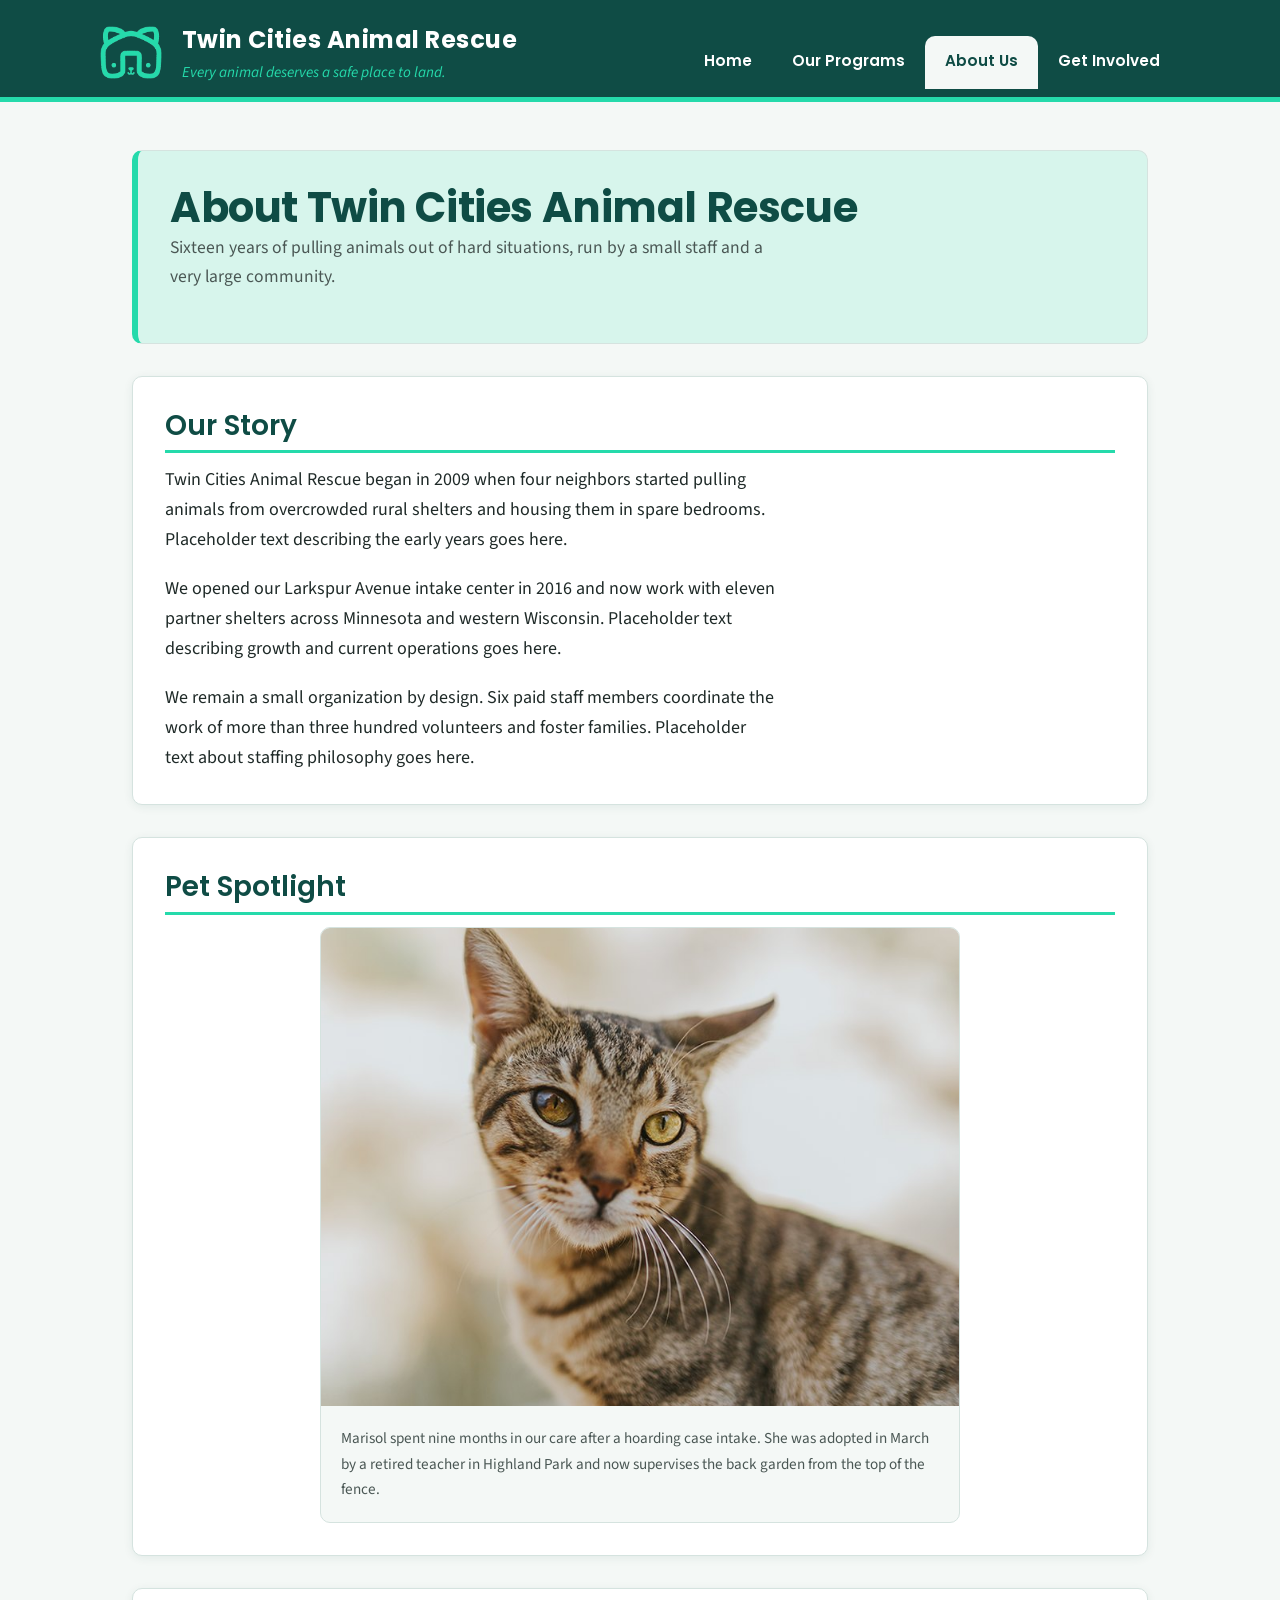
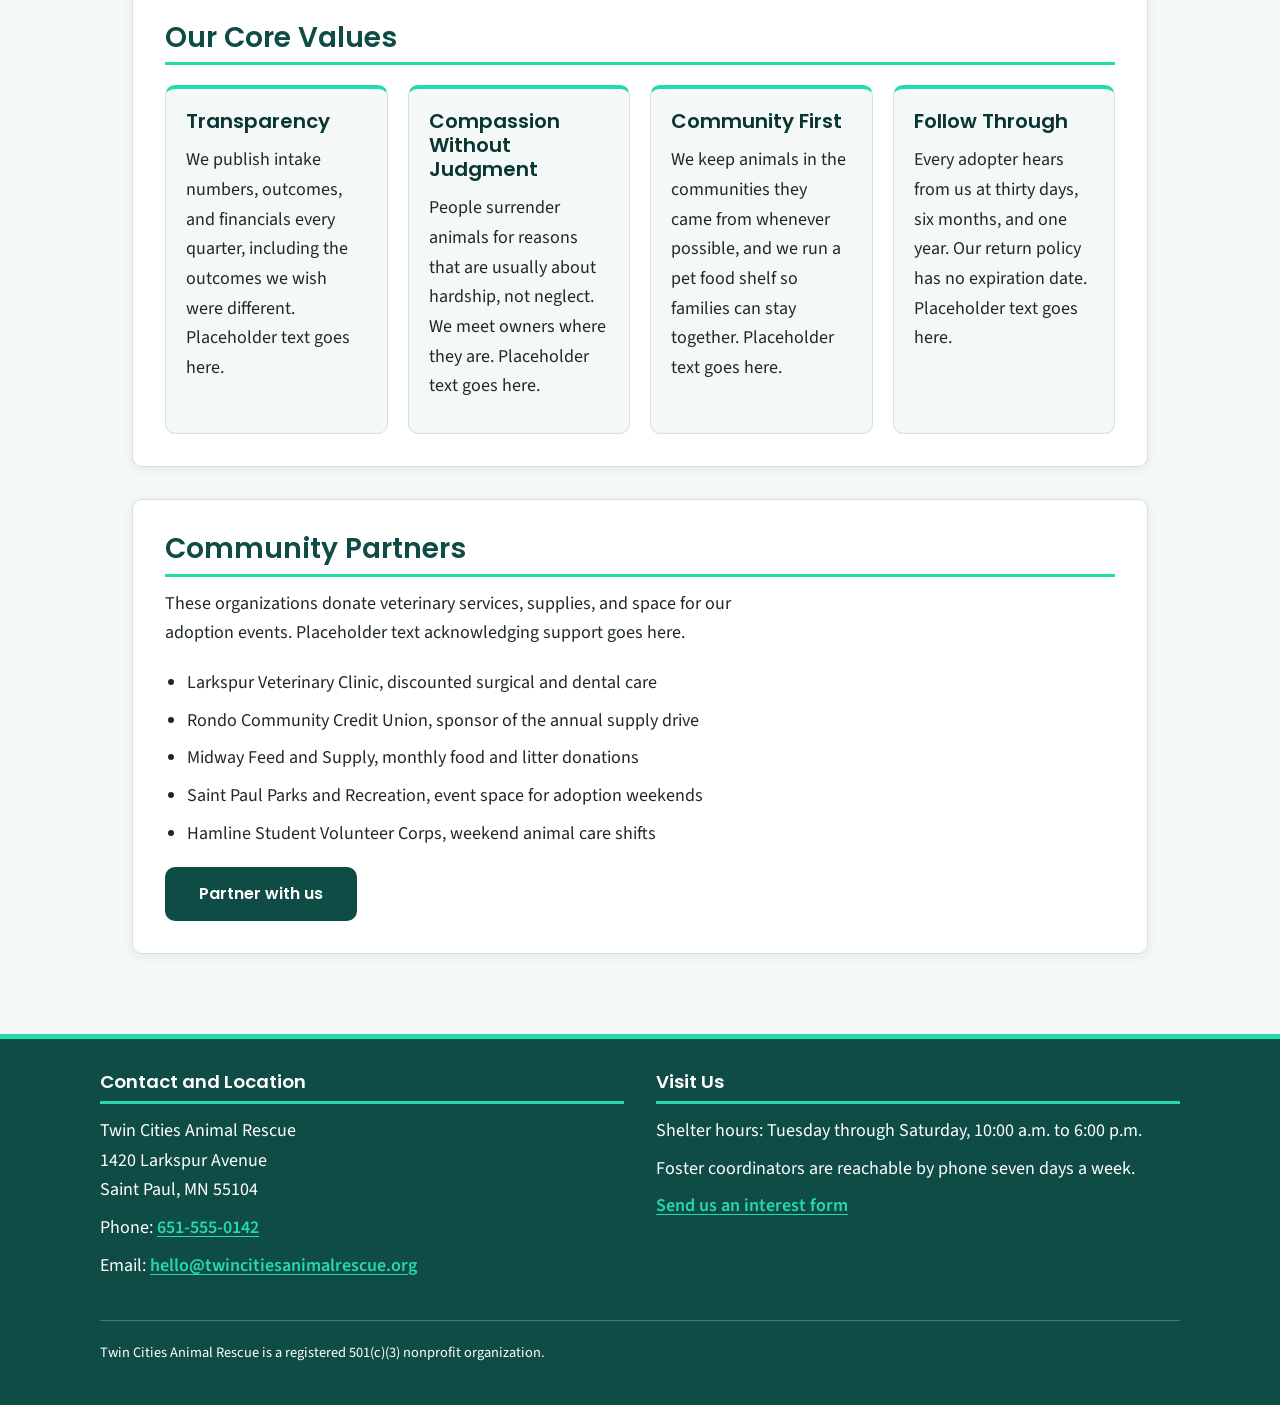
<file: about.html>
<!DOCTYPE html>
<html lang="en">
<head>
  <meta charset="UTF-8">
  <meta name="viewport" content="width=device-width, initial-scale=1.0">
  <title>About Us | Twin Cities Animal Rescue</title>
  <meta name="description" content="The story, values, and community partners behind Twin Cities Animal Rescue.">
  <link rel="preconnect" href="https://fonts.googleapis.com">
  <link rel="preconnect" href="https://fonts.gstatic.com" crossorigin>
  <link href="https://fonts.googleapis.com/css2?family=Poppins:wght@400;600;700&family=Source+Sans+3:wght@400;600&display=swap" rel="stylesheet">
  <link rel="stylesheet" href="css/styles.css">
</head>
<body>

  <a class="skip-link" href="#main-content">Skip to main content</a>

  <header class="site-header">
    <div class="header-inner">
      <div class="brand">
        <img class="brand-logo" src="media/rescue-logo.png"
             alt="Twin Cities Animal Rescue logo, a mint green line drawing of an animal face."
             width="400" height="342">
        <div>
          <p class="brand-name">Twin Cities Animal Rescue</p>
          <p class="brand-tagline">Every animal deserves a safe place to land.</p>
        </div>
      </div>

      <nav class="site-nav" aria-label="Main navigation">
        <ul>
          <li><a href="index.html">Home</a></li>
          <li><a href="services.html">Our Programs</a></li>
          <li><a href="about.html" aria-current="page">About Us</a></li>
          <li><a href="contact.html">Get Involved</a></li>
        </ul>
      </nav>
    </div>
  </header>

  <main id="main-content">
    <div class="page-title">
      <h1>About Twin Cities Animal Rescue</h1>
      <p class="page-intro">
        Sixteen years of pulling animals out of hard situations, run by a small staff
        and a very large community.
      </p>
    </div>

    <section>
      <h2>Our Story</h2>
      <p>
        Twin Cities Animal Rescue began in 2009 when four neighbors started pulling
        animals from overcrowded rural shelters and housing them in spare bedrooms.
        Placeholder text describing the early years goes here.
      </p>
      <p>
        We opened our Larkspur Avenue intake center in 2016 and now work with
        eleven partner shelters across Minnesota and western Wisconsin. Placeholder
        text describing growth and current operations goes here.
      </p>
      <p>
        We remain a small organization by design. Six paid staff members coordinate
        the work of more than three hundred volunteers and foster families.
        Placeholder text about staffing philosophy goes here.
      </p>
    </section>

    <section>
      <h2>Pet Spotlight</h2>
      <figure>
        <img src="media/rescue-pet-spotlight.jpg"
             alt="Marisol, a brown and black striped tabby cat with green and amber eyes, sitting alert outdoors and looking toward the camera."
             width="800" height="800">
        <figcaption>
          Marisol spent nine months in our care after a hoarding case intake. She was
          adopted in March by a retired teacher in Highland Park and now supervises
          the back garden from the top of the fence.
        </figcaption>
      </figure>
    </section>

    <section>
      <h2>Our Core Values</h2>

      <div class="card-grid">
        <article class="card">
          <h3>Transparency</h3>
          <p>
            We publish intake numbers, outcomes, and financials every quarter,
            including the outcomes we wish were different. Placeholder text goes here.
          </p>
        </article>

        <article class="card">
          <h3>Compassion Without Judgment</h3>
          <p>
            People surrender animals for reasons that are usually about hardship, not
            neglect. We meet owners where they are. Placeholder text goes here.
          </p>
        </article>

        <article class="card">
          <h3>Community First</h3>
          <p>
            We keep animals in the communities they came from whenever possible, and
            we run a pet food shelf so families can stay together. Placeholder text
            goes here.
          </p>
        </article>

        <article class="card">
          <h3>Follow Through</h3>
          <p>
            Every adopter hears from us at thirty days, six months, and one year. Our
            return policy has no expiration date. Placeholder text goes here.
          </p>
        </article>
      </div>
    </section>

    <section>
      <h2>Community Partners</h2>
      <p>
        These organizations donate veterinary services, supplies, and space for our
        adoption events. Placeholder text acknowledging support goes here.
      </p>
      <ul>
        <li>Larkspur Veterinary Clinic, discounted surgical and dental care</li>
        <li>Rondo Community Credit Union, sponsor of the annual supply drive</li>
        <li>Midway Feed and Supply, monthly food and litter donations</li>
        <li>Saint Paul Parks and Recreation, event space for adoption weekends</li>
        <li>Hamline Student Volunteer Corps, weekend animal care shifts</li>
      </ul>
      <p class="button-row">
        <a class="button" href="contact.html">Partner with us</a>
      </p>
    </section>
  </main>

  <footer class="site-footer">
    <div class="footer-inner">
      <div>
        <h2>Contact and Location</h2>
        <p>Twin Cities Animal Rescue<br>1420 Larkspur Avenue<br>Saint Paul, MN 55104</p>
        <p>Phone: <a href="tel:+16515550142">651-555-0142</a></p>
        <p>Email: <a href="mailto:hello@twincitiesanimalrescue.org">hello@twincitiesanimalrescue.org</a></p>
      </div>

      <div>
        <h2>Visit Us</h2>
        <p>Shelter hours: Tuesday through Saturday, 10:00 a.m. to 6:00 p.m.</p>
        <p>Foster coordinators are reachable by phone seven days a week.</p>
        <p><a href="contact.html">Send us an interest form</a></p>
      </div>
    </div>

    <p class="footer-legal">
      Twin Cities Animal Rescue is a registered 501(c)(3) nonprofit organization.
    </p>
  </footer>

</body>
</html>
</file>
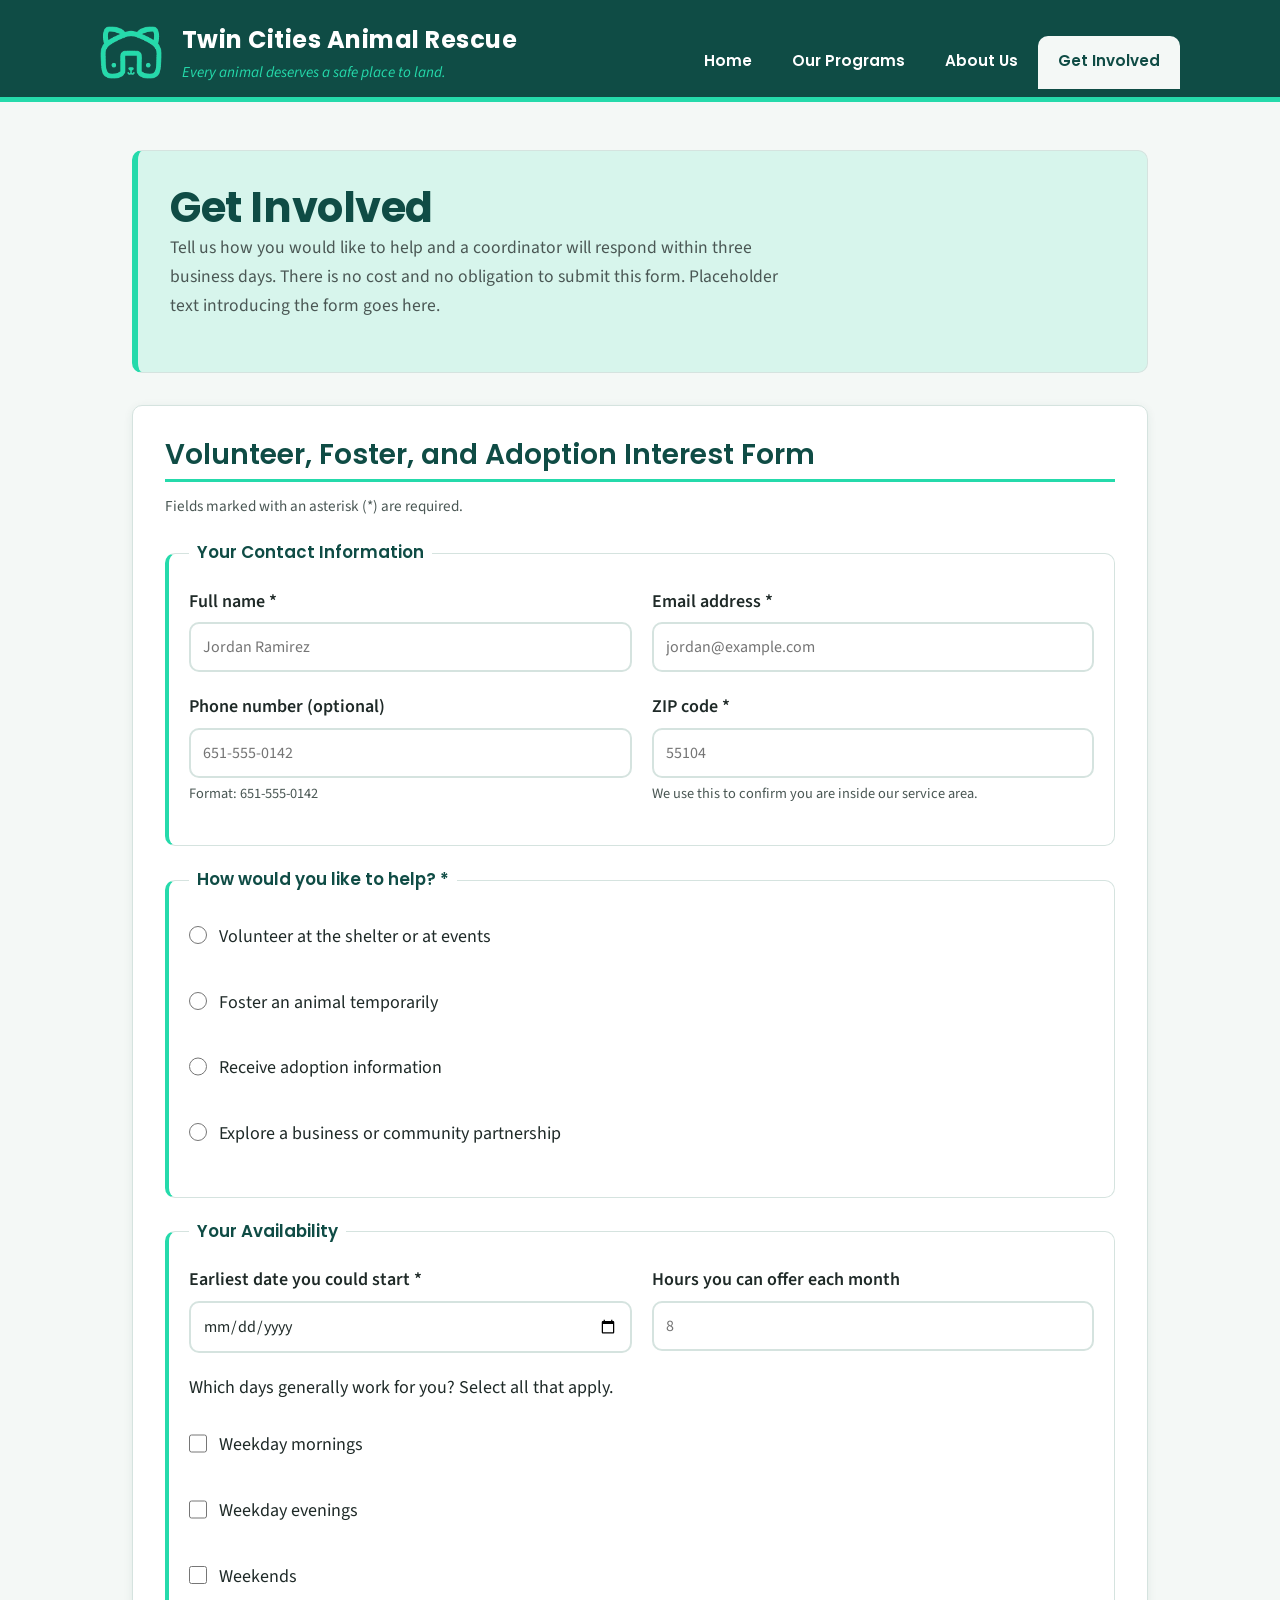
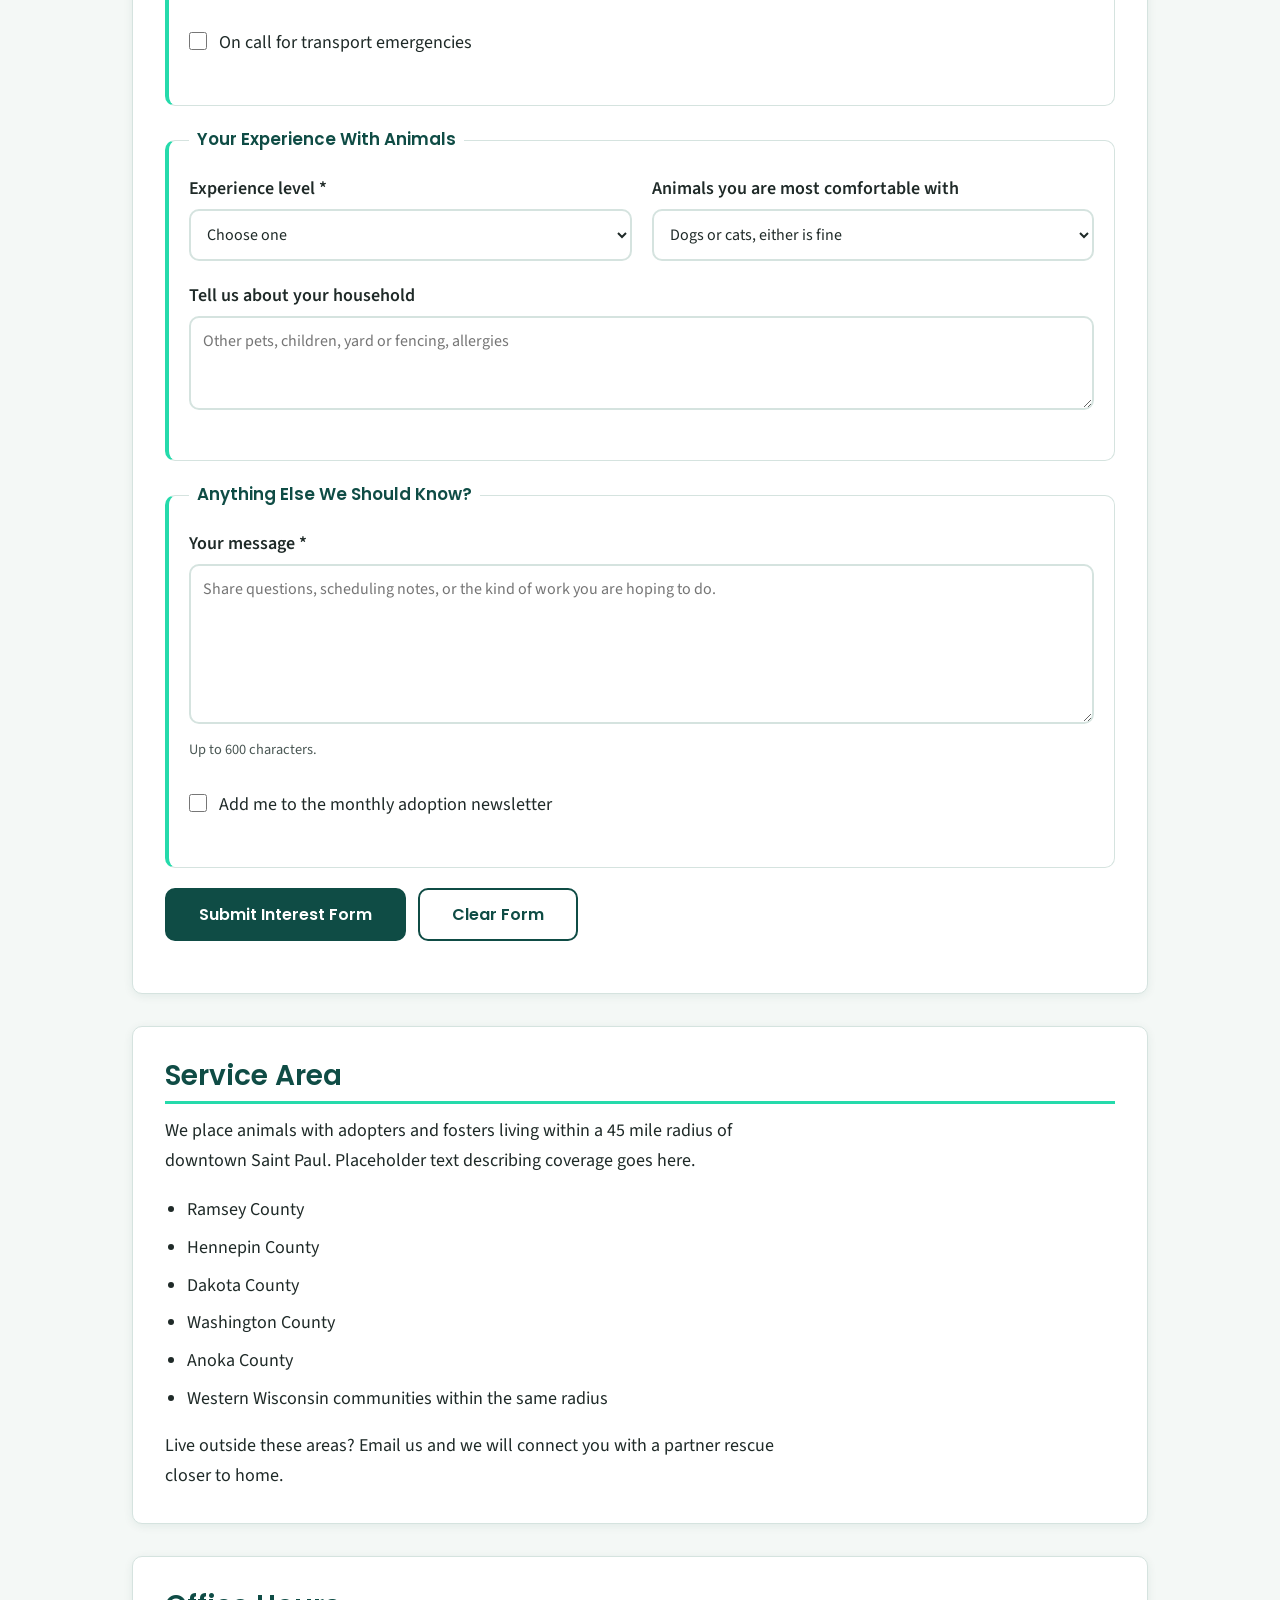
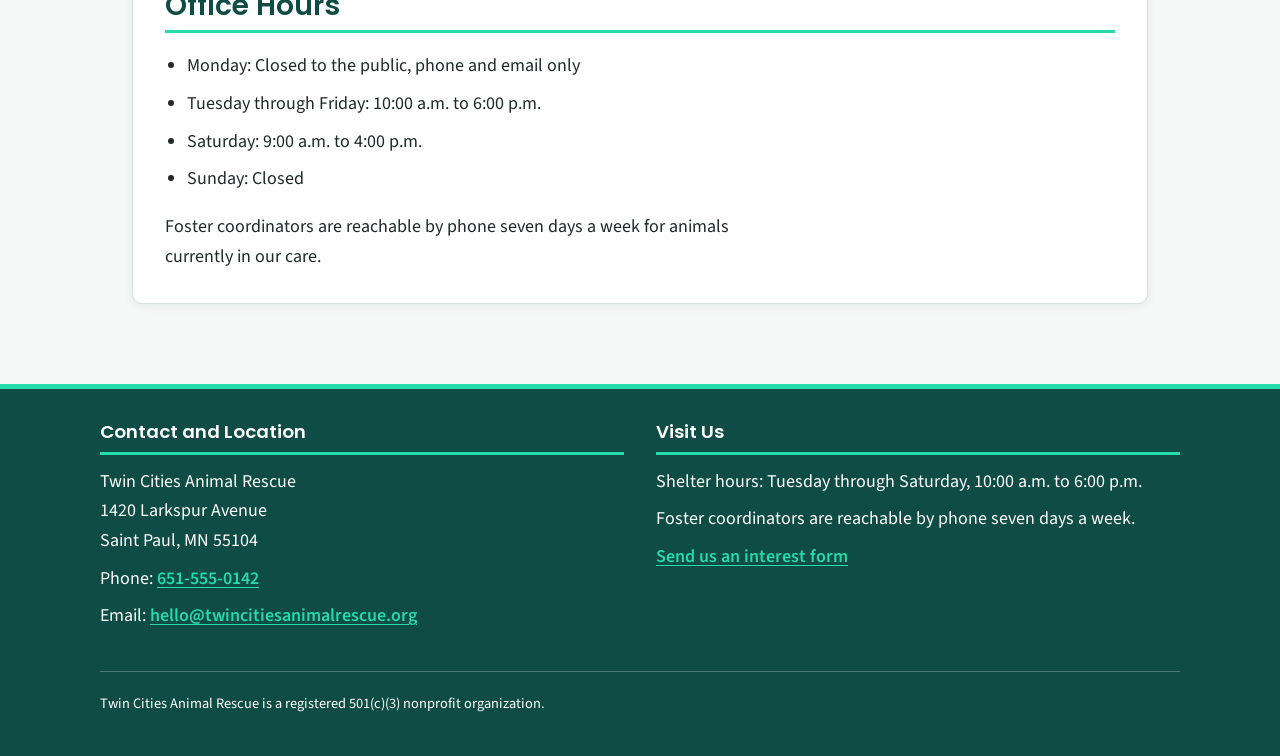
<file: contact.html>
<!DOCTYPE html>
<html lang="en">
<head>
  <meta charset="UTF-8">
  <meta name="viewport" content="width=device-width, initial-scale=1.0">
  <title>Get Involved | Twin Cities Animal Rescue</title>
  <meta name="description" content="Submit a volunteer, foster, or adoption interest form to Twin Cities Animal Rescue.">
  <link rel="preconnect" href="https://fonts.googleapis.com">
  <link rel="preconnect" href="https://fonts.gstatic.com" crossorigin>
  <link href="https://fonts.googleapis.com/css2?family=Poppins:wght@400;600;700&family=Source+Sans+3:wght@400;600&display=swap" rel="stylesheet">
  <link rel="stylesheet" href="css/styles.css">
</head>
<body>

  <a class="skip-link" href="#main-content">Skip to main content</a>

  <header class="site-header">
    <div class="header-inner">
      <div class="brand">
        <img class="brand-logo" src="media/rescue-logo.png"
             alt="Twin Cities Animal Rescue logo, a mint green line drawing of an animal face."
             width="400" height="342">
        <div>
          <p class="brand-name">Twin Cities Animal Rescue</p>
          <p class="brand-tagline">Every animal deserves a safe place to land.</p>
        </div>
      </div>

      <nav class="site-nav" aria-label="Main navigation">
        <ul>
          <li><a href="index.html">Home</a></li>
          <li><a href="services.html">Our Programs</a></li>
          <li><a href="about.html">About Us</a></li>
          <li><a href="contact.html" aria-current="page">Get Involved</a></li>
        </ul>
      </nav>
    </div>
  </header>

  <main id="main-content">
    <div class="page-title">
      <h1>Get Involved</h1>
      <p class="page-intro">
        Tell us how you would like to help and a coordinator will respond within three
        business days. There is no cost and no obligation to submit this form.
        Placeholder text introducing the form goes here.
      </p>
    </div>

    <section>
      <h2>Volunteer, Foster, and Adoption Interest Form</h2>
      <p class="required-note">Fields marked with an asterisk (*) are required.</p>

      <div id="saved-pets-notice" class="saved-pets-notice" hidden></div>
      <p id="form-summary" class="form-summary" role="alert" hidden></p>

      <form id="interest-form" action="/submit-interest" method="post">

        <fieldset>
          <legend>Your Contact Information</legend>

          <div class="form-row">
            <p>
              <label for="full-name">Full name *</label>
              <input type="text" id="full-name" name="full-name"
                     autocomplete="name" minlength="2" maxlength="60"
                     placeholder="Jordan Ramirez" required>
              <span class="field-error" id="error-full-name" role="alert"></span>
            </p>

            <p>
              <label for="email">Email address *</label>
              <input type="email" id="email" name="email"
                     autocomplete="email" maxlength="80"
                     placeholder="jordan@example.com" required>
              <span class="field-error" id="error-email" role="alert"></span>
            </p>
          </div>

          <div class="form-row">
            <p>
              <label for="phone">Phone number (optional)</label>
              <input type="tel" id="phone" name="phone"
                     autocomplete="tel" pattern="[0-9]{3}-[0-9]{3}-[0-9]{4}"
                     placeholder="651-555-0142" aria-describedby="phone-help">
              <span class="field-help" id="phone-help">Format: 651-555-0142</span>
              <span class="field-error" id="error-phone" role="alert"></span>
            </p>

            <p>
              <label for="zip">ZIP code *</label>
              <input type="text" id="zip" name="zip"
                     autocomplete="postal-code" pattern="[0-9]{5}"
                     maxlength="5" placeholder="55104" aria-describedby="zip-help" required>
              <span class="field-help" id="zip-help">We use this to confirm you are inside our service area.</span>
              <span class="field-error" id="error-zip" role="alert"></span>
            </p>
          </div>
        </fieldset>

        <fieldset>
          <legend>How would you like to help? *</legend>
          <span class="field-error" id="error-interest-type" role="alert"></span>

          <p class="choice">
            <input type="radio" id="interest-volunteer" name="interest-type"
                   value="volunteer" required>
            <label for="interest-volunteer">Volunteer at the shelter or at events</label>
          </p>

          <p class="choice">
            <input type="radio" id="interest-foster" name="interest-type" value="foster">
            <label for="interest-foster">Foster an animal temporarily</label>
          </p>

          <p class="choice">
            <input type="radio" id="interest-adoption" name="interest-type" value="adoption">
            <label for="interest-adoption">Receive adoption information</label>
          </p>

          <p class="choice">
            <input type="radio" id="interest-partner" name="interest-type" value="partner">
            <label for="interest-partner">Explore a business or community partnership</label>
          </p>
        </fieldset>

        <fieldset>
          <legend>Your Availability</legend>

          <div class="form-row">
            <p>
              <label for="start-date">Earliest date you could start *</label>
              <input type="date" id="start-date" name="start-date"
                     min="2026-09-06" required>
              <span class="field-error" id="error-start-date" role="alert"></span>
            </p>

            <p>
              <label for="hours-per-month">Hours you can offer each month</label>
              <input type="number" id="hours-per-month" name="hours-per-month"
                     min="1" max="80" step="1" placeholder="8">
              <span class="field-error" id="error-hours-per-month" role="alert"></span>
            </p>
          </div>

          <p>Which days generally work for you? Select all that apply.</p>

          <p class="choice">
            <input type="checkbox" id="day-weekday-morning" name="availability"
                   value="weekday-morning">
            <label for="day-weekday-morning">Weekday mornings</label>
          </p>

          <p class="choice">
            <input type="checkbox" id="day-weekday-evening" name="availability"
                   value="weekday-evening">
            <label for="day-weekday-evening">Weekday evenings</label>
          </p>

          <p class="choice">
            <input type="checkbox" id="day-weekend" name="availability" value="weekend">
            <label for="day-weekend">Weekends</label>
          </p>

          <p class="choice">
            <input type="checkbox" id="day-on-call" name="availability" value="on-call">
            <label for="day-on-call">On call for transport emergencies</label>
          </p>
        </fieldset>

        <fieldset>
          <legend>Your Experience With Animals</legend>

          <div class="form-row">
            <p>
              <label for="experience-level">Experience level *</label>
              <select id="experience-level" name="experience-level" required>
                <option value="">Choose one</option>
                <option value="none">No experience, but eager to learn</option>
                <option value="pet-owner">Current or former pet owner</option>
                <option value="foster">Previous foster or shelter volunteer</option>
                <option value="professional">Professional animal care or veterinary background</option>
              </select>
              <span class="field-error" id="error-experience-level" role="alert"></span>
            </p>

            <p>
              <label for="animal-preference">Animals you are most comfortable with</label>
              <select id="animal-preference" name="animal-preference">
                <option value="either">Dogs or cats, either is fine</option>
                <option value="dogs">Dogs</option>
                <option value="cats">Cats</option>
                <option value="small">Small animals such as rabbits or guinea pigs</option>
                <option value="medical">Animals with medical or behavioral needs</option>
              </select>
            </p>
          </div>

          <p>
            <label for="household">Tell us about your household</label>
            <textarea id="household" name="household" rows="3" maxlength="300"
                      placeholder="Other pets, children, yard or fencing, allergies"></textarea>
          </p>
        </fieldset>

        <fieldset>
          <legend>Anything Else We Should Know?</legend>

          <p>
            <label for="message">Your message *</label>
            <textarea id="message" name="message" rows="6"
                      minlength="10" maxlength="600" required
                      aria-describedby="message-help"
                      placeholder="Share questions, scheduling notes, or the kind of work you are hoping to do."></textarea>
            <span class="field-help" id="message-help">Up to 600 characters.</span>
              <span class="field-error" id="error-message" role="alert"></span>
          </p>

          <p class="choice">
            <input type="checkbox" id="newsletter" name="newsletter" value="yes">
            <label for="newsletter">Add me to the monthly adoption newsletter</label>
          </p>
        </fieldset>

        <p class="button-row">
          <button type="submit">Submit Interest Form</button>
          <button type="reset" id="clear-form">Clear Form</button>
        </p>
      </form>
    </section>

    <section>
      <h2>Service Area</h2>
      <p>
        We place animals with adopters and fosters living within a 45 mile radius of
        downtown Saint Paul. Placeholder text describing coverage goes here.
      </p>
      <ul>
        <li>Ramsey County</li>
        <li>Hennepin County</li>
        <li>Dakota County</li>
        <li>Washington County</li>
        <li>Anoka County</li>
        <li>Western Wisconsin communities within the same radius</li>
      </ul>
      <p>
        Live outside these areas? Email us and we will connect you with a partner
        rescue closer to home.
      </p>
    </section>

    <section>
      <h2>Office Hours</h2>
      <ul>
        <li>Monday: Closed to the public, phone and email only</li>
        <li>Tuesday through Friday: 10:00 a.m. to 6:00 p.m.</li>
        <li>Saturday: 9:00 a.m. to 4:00 p.m.</li>
        <li>Sunday: Closed</li>
      </ul>
      <p>
        Foster coordinators are reachable by phone seven days a week for animals
        currently in our care.
      </p>
    </section>
  </main>

  <footer class="site-footer">
    <div class="footer-inner">
      <div>
        <h2>Contact and Location</h2>
        <p>Twin Cities Animal Rescue<br>1420 Larkspur Avenue<br>Saint Paul, MN 55104</p>
        <p>Phone: <a href="tel:+16515550142">651-555-0142</a></p>
        <p>Email: <a href="mailto:hello@twincitiesanimalrescue.org">hello@twincitiesanimalrescue.org</a></p>
      </div>

      <div>
        <h2>Visit Us</h2>
        <p>Shelter hours: Tuesday through Saturday, 10:00 a.m. to 6:00 p.m.</p>
        <p>Foster coordinators are reachable by phone seven days a week.</p>
        <p><a href="contact.html">Send us an interest form</a></p>
      </div>
    </div>

    <p class="footer-legal">
      Twin Cities Animal Rescue is a registered 501(c)(3) nonprofit organization.
    </p>
  </footer>

  <script src="js/storage.js"></script>
  <script src="js/pet-finder.js"></script>
  <script src="js/form-validation.js"></script>
</body>
</html>
</file>
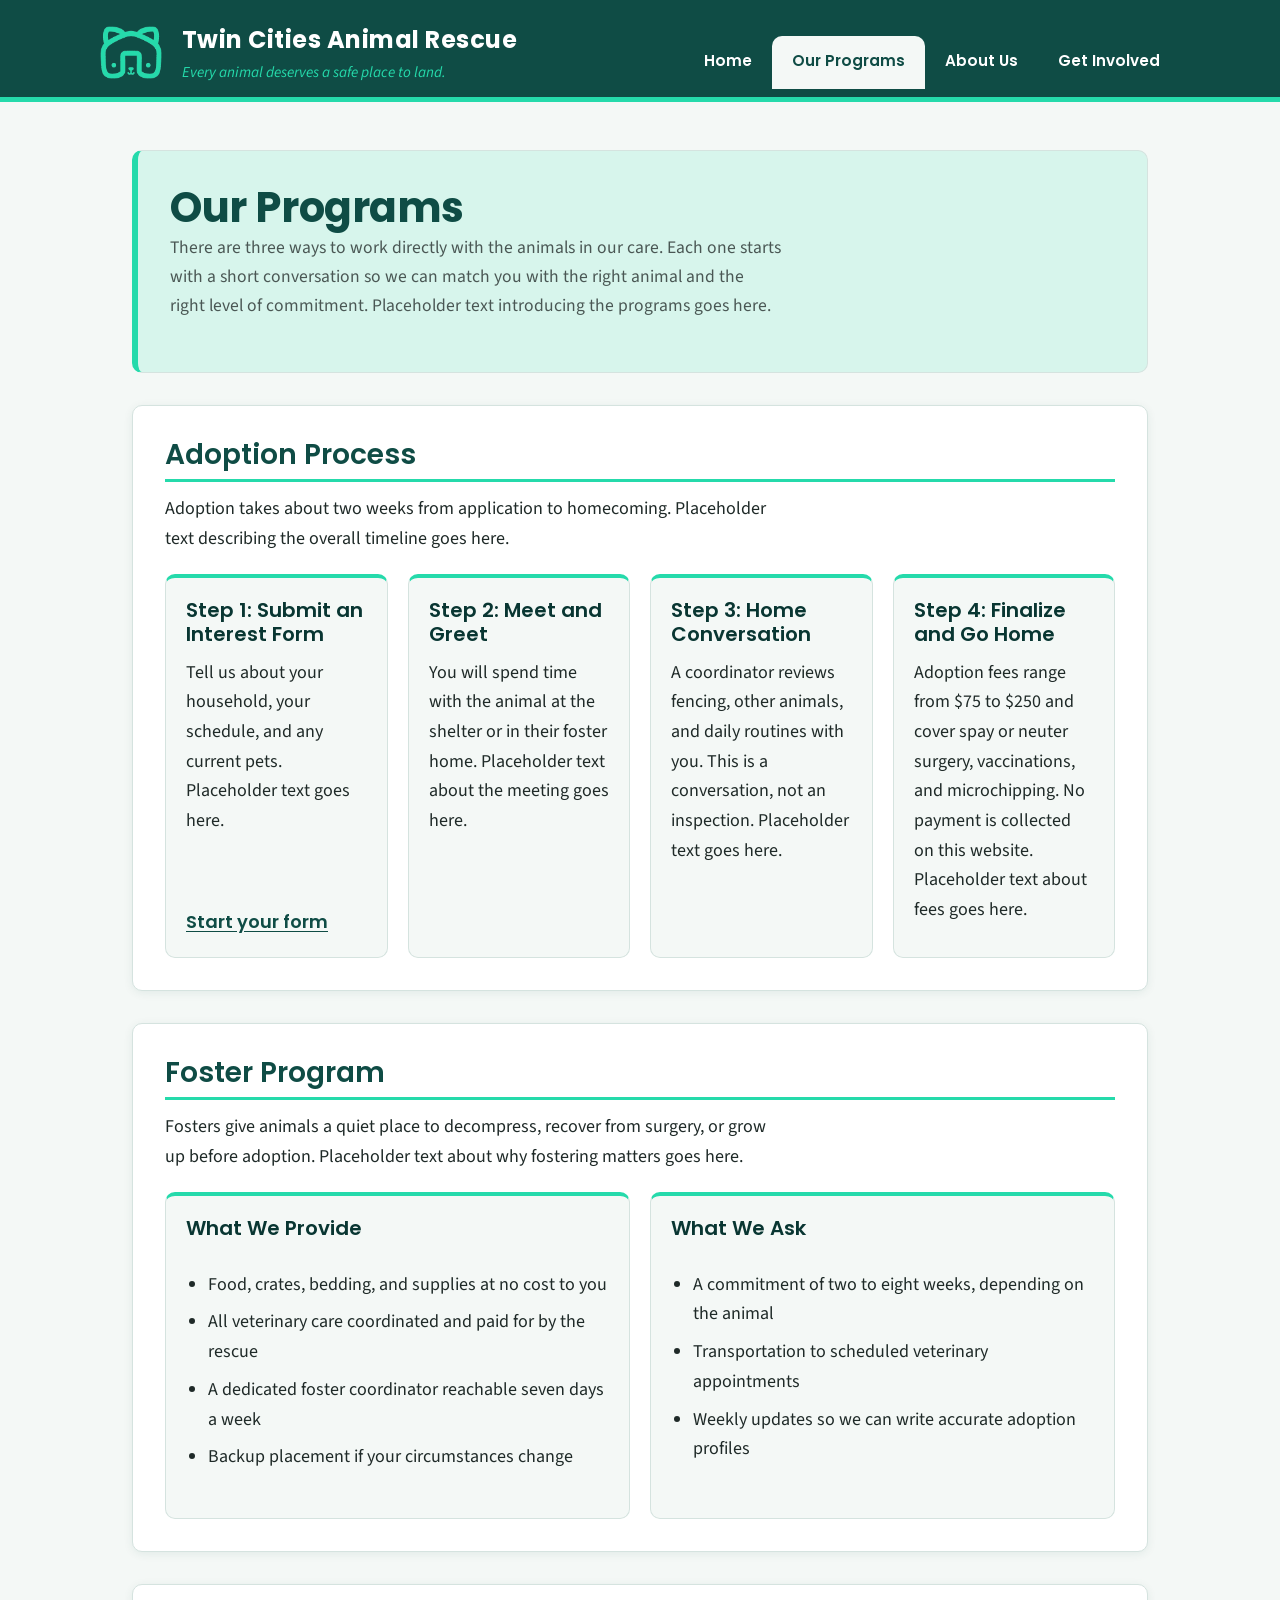
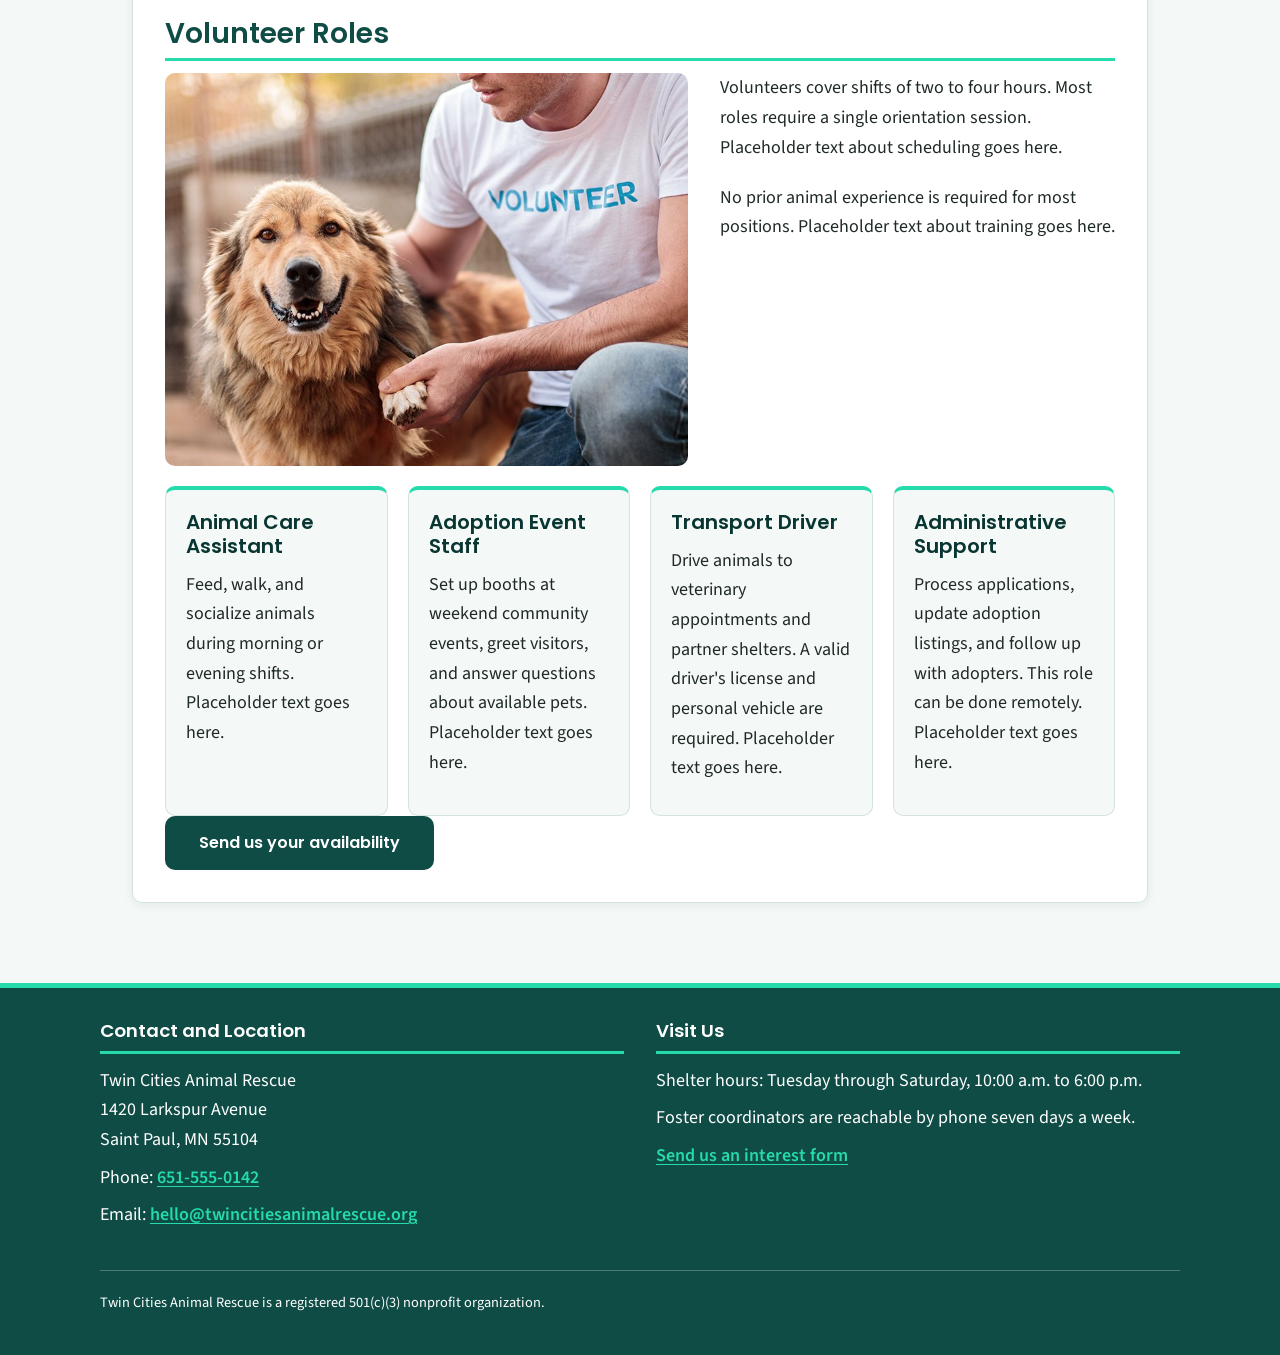
<file: services.html>
<!DOCTYPE html>
<html lang="en">
<head>
  <meta charset="UTF-8">
  <meta name="viewport" content="width=device-width, initial-scale=1.0">
  <title>Our Programs | Twin Cities Animal Rescue</title>
  <meta name="description" content="Adoption, foster, and volunteer programs at Twin Cities Animal Rescue.">
  <link rel="preconnect" href="https://fonts.googleapis.com">
  <link rel="preconnect" href="https://fonts.gstatic.com" crossorigin>
  <link href="https://fonts.googleapis.com/css2?family=Poppins:wght@400;600;700&family=Source+Sans+3:wght@400;600&display=swap" rel="stylesheet">
  <link rel="stylesheet" href="css/styles.css">
</head>
<body>

  <a class="skip-link" href="#main-content">Skip to main content</a>

  <header class="site-header">
    <div class="header-inner">
      <div class="brand">
        <img class="brand-logo" src="media/rescue-logo.png"
             alt="Twin Cities Animal Rescue logo, a mint green line drawing of an animal face."
             width="400" height="342">
        <div>
          <p class="brand-name">Twin Cities Animal Rescue</p>
          <p class="brand-tagline">Every animal deserves a safe place to land.</p>
        </div>
      </div>

      <nav class="site-nav" aria-label="Main navigation">
        <ul>
          <li><a href="index.html">Home</a></li>
          <li><a href="services.html" aria-current="page">Our Programs</a></li>
          <li><a href="about.html">About Us</a></li>
          <li><a href="contact.html">Get Involved</a></li>
        </ul>
      </nav>
    </div>
  </header>

  <main id="main-content">
    <div class="page-title">
      <h1>Our Programs</h1>
      <p class="page-intro">
        There are three ways to work directly with the animals in our care. Each one
        starts with a short conversation so we can match you with the right animal and
        the right level of commitment. Placeholder text introducing the programs goes
        here.
      </p>
    </div>

    <section>
      <h2>Adoption Process</h2>
      <p>
        Adoption takes about two weeks from application to homecoming. Placeholder
        text describing the overall timeline goes here.
      </p>

      <div class="card-grid">
        <article class="card">
          <h3>Step 1: Submit an Interest Form</h3>
          <p>
            Tell us about your household, your schedule, and any current pets.
            Placeholder text goes here.
          </p>
          <p class="card-link"><a href="contact.html">Start your form</a></p>
        </article>

        <article class="card">
          <h3>Step 2: Meet and Greet</h3>
          <p>
            You will spend time with the animal at the shelter or in their foster
            home. Placeholder text about the meeting goes here.
          </p>
        </article>

        <article class="card">
          <h3>Step 3: Home Conversation</h3>
          <p>
            A coordinator reviews fencing, other animals, and daily routines with
            you. This is a conversation, not an inspection. Placeholder text goes
            here.
          </p>
        </article>

        <article class="card">
          <h3>Step 4: Finalize and Go Home</h3>
          <p>
            Adoption fees range from $75 to $250 and cover spay or neuter surgery,
            vaccinations, and microchipping. No payment is collected on this website.
            Placeholder text about fees goes here.
          </p>
        </article>
      </div>
    </section>

    <section>
      <h2>Foster Program</h2>
      <p>
        Fosters give animals a quiet place to decompress, recover from surgery, or
        grow up before adoption. Placeholder text about why fostering matters goes
        here.
      </p>

      <div class="card-grid">
        <article class="card">
          <h3>What We Provide</h3>
          <ul>
            <li>Food, crates, bedding, and supplies at no cost to you</li>
            <li>All veterinary care coordinated and paid for by the rescue</li>
            <li>A dedicated foster coordinator reachable seven days a week</li>
            <li>Backup placement if your circumstances change</li>
          </ul>
        </article>

        <article class="card">
          <h3>What We Ask</h3>
          <ul>
            <li>A commitment of two to eight weeks, depending on the animal</li>
            <li>Transportation to scheduled veterinary appointments</li>
            <li>Weekly updates so we can write accurate adoption profiles</li>
          </ul>
        </article>
      </div>
    </section>

    <section>
      <h2>Volunteer Roles</h2>

      <div class="media-block">
        <img src="media/rescue-volunteer.jpg"
             alt="A volunteer in a white t-shirt reading Volunteer kneels beside a large tan shelter dog and gently holds up its paw."
             width="800" height="800">
        <div class="media-text">
          <p>
            Volunteers cover shifts of two to four hours. Most roles require a single
            orientation session. Placeholder text about scheduling goes here.
          </p>
          <p>
            No prior animal experience is required for most positions. Placeholder
            text about training goes here.
          </p>
        </div>
      </div>

      <div class="card-grid">
        <article class="card">
          <h3>Animal Care Assistant</h3>
          <p>
            Feed, walk, and socialize animals during morning or evening shifts.
            Placeholder text goes here.
          </p>
        </article>

        <article class="card">
          <h3>Adoption Event Staff</h3>
          <p>
            Set up booths at weekend community events, greet visitors, and answer
            questions about available pets. Placeholder text goes here.
          </p>
        </article>

        <article class="card">
          <h3>Transport Driver</h3>
          <p>
            Drive animals to veterinary appointments and partner shelters. A valid
            driver's license and personal vehicle are required. Placeholder text goes
            here.
          </p>
        </article>

        <article class="card">
          <h3>Administrative Support</h3>
          <p>
            Process applications, update adoption listings, and follow up with
            adopters. This role can be done remotely. Placeholder text goes here.
          </p>
        </article>
      </div>

      <p class="button-row">
        <a class="button" href="contact.html">Send us your availability</a>
      </p>
    </section>
  </main>

  <footer class="site-footer">
    <div class="footer-inner">
      <div>
        <h2>Contact and Location</h2>
        <p>Twin Cities Animal Rescue<br>1420 Larkspur Avenue<br>Saint Paul, MN 55104</p>
        <p>Phone: <a href="tel:+16515550142">651-555-0142</a></p>
        <p>Email: <a href="mailto:hello@twincitiesanimalrescue.org">hello@twincitiesanimalrescue.org</a></p>
      </div>

      <div>
        <h2>Visit Us</h2>
        <p>Shelter hours: Tuesday through Saturday, 10:00 a.m. to 6:00 p.m.</p>
        <p>Foster coordinators are reachable by phone seven days a week.</p>
        <p><a href="contact.html">Send us an interest form</a></p>
      </div>
    </div>

    <p class="footer-legal">
      Twin Cities Animal Rescue is a registered 501(c)(3) nonprofit organization.
    </p>
  </footer>

</body>
</html>
</file>
<file: css/styles.css>
/* ==========================================================================
   Twin Cities Animal Rescue — Touchstone 3 Stylesheet
   Written mobile first. Larger screens are handled by the media queries
   near the bottom of this file.

   DESIGN SYSTEM
   Colors (4)
     Deep Teal   #0F4C45   primary / headers / footer / headings
     Mint        #25DAAB   accent, pulled from the client logo
     Off White   #F4F8F6   page background
     Charcoal    #1F2A28   body text
   Fonts (2)
     Poppins       headings, navigation, buttons
     Source Sans 3 body copy, forms, lists
   ========================================================================== */

/* --------------------------------------------------------------------------
   1. Design tokens
   -------------------------------------------------------------------------- */
:root {
  /* Color palette */
  --color-primary: #0F4C45;
  --color-primary-dark: #093632;
  --color-accent: #25DAAB;
  --color-accent-soft: #D7F5EC;
  --color-surface: #FFFFFF;
  --color-background: #F4F8F6;
  --color-text: #1F2A28;
  --color-text-muted: #4A5754;
  --color-border: #D5E3DF;

  /* Typography */
  --font-heading: "Poppins", "Trebuchet MS", "Segoe UI", sans-serif;
  --font-body: "Source Sans 3", "Source Sans Pro", "Helvetica Neue", Arial, sans-serif;

  /* Spacing scale — keeps rhythm identical on every page */
  --space-xs: 0.5rem;
  --space-sm: 0.75rem;
  --space-md: 1.25rem;
  --space-lg: 2rem;
  --space-xl: 3rem;

  /* Shared shape and depth */
  --radius: 10px;
  --shadow: 0 2px 10px rgba(15, 76, 69, 0.08);
  --max-width: 1080px;
}

/* --------------------------------------------------------------------------
   2. Base / reset
   -------------------------------------------------------------------------- */
*,
*::before,
*::after {
  box-sizing: border-box;
}

html {
  scroll-behavior: smooth;
}

body {
  margin: 0;
  background-color: var(--color-background);
  color: var(--color-text);
  font-family: var(--font-body);
  font-size: 1.0625rem;   /* 17px base so body copy is comfortable on phones */
  line-height: 1.65;
}

img,
video {
  display: block;
  max-width: 100%;
  height: auto;           /* images scale down instead of overflowing small screens */
}

/* --------------------------------------------------------------------------
   3. Typography and hierarchy
   -------------------------------------------------------------------------- */
h1,
h2,
h3 {
  font-family: var(--font-heading);
  color: var(--color-primary);
  line-height: 1.2;
  margin: 0 0 var(--space-sm);
}

h1 {
  font-size: 1.9rem;
  font-weight: 700;
  letter-spacing: -0.01em;
}

h2 {
  font-size: 1.4rem;
  font-weight: 600;
  padding-bottom: var(--space-xs);
  border-bottom: 3px solid var(--color-accent);   /* accent rule marks each major section */
}

h3 {
  font-size: 1.1rem;
  font-weight: 600;
  color: var(--color-primary-dark);
}

p {
  margin: 0 0 var(--space-md);
  max-width: 68ch;        /* caps line length so paragraphs stay easy to read */
}

a {
  color: var(--color-primary);
  font-weight: 600;
  text-decoration: underline;
  text-underline-offset: 3px;
}

a:hover,
a:focus {
  color: var(--color-primary-dark);
  background-color: var(--color-accent-soft);
}

/* Visible keyboard focus everywhere */
a:focus-visible,
button:focus-visible,
input:focus-visible,
select:focus-visible,
textarea:focus-visible {
  outline: 3px solid var(--color-primary);
  outline-offset: 2px;
}

/* Skip link for keyboard and screen reader users */
.skip-link {
  position: absolute;
  left: -9999px;
  top: 0;
  background-color: var(--color-primary);
  color: var(--color-surface);
  padding: var(--space-sm) var(--space-md);
  z-index: 20;
}

.skip-link:focus {
  left: var(--space-sm);
  top: var(--space-sm);
}

/* --------------------------------------------------------------------------
   4. Site header and navigation  (Flexbox)
   -------------------------------------------------------------------------- */
.site-header {
  background-color: var(--color-primary);
  color: var(--color-surface);
  padding: var(--space-md) var(--space-md) 0;
  border-bottom: 5px solid var(--color-accent);
}

.header-inner {
  display: flex;
  flex-direction: column;      /* stacked on phones */
  align-items: center;
  gap: var(--space-sm);
  max-width: var(--max-width);
  margin: 0 auto;
  text-align: center;
}

.brand {
  display: flex;
  flex-direction: column;
  align-items: center;
  gap: var(--space-xs);
}

.brand-logo {
  width: 74px;
}

.brand-name {
  font-family: var(--font-heading);
  font-size: 1.35rem;
  font-weight: 700;
  letter-spacing: 0.02em;
  margin: 0;
  color: var(--color-surface);
}

.brand-tagline {
  font-size: 0.95rem;
  font-style: italic;
  margin: 0;
  color: var(--color-accent);
}

/* Navigation list — Flexbox row that wraps on narrow screens */
.site-nav ul {
  display: flex;
  flex-wrap: wrap;
  justify-content: center;
  gap: var(--space-xs);
  list-style: none;
  margin: 0;
  padding: 0;
  width: 100%;
}

.site-nav a {
  display: block;
  padding: var(--space-sm) var(--space-md);
  font-family: var(--font-heading);
  font-size: 0.95rem;
  font-weight: 600;
  color: var(--color-surface);
  text-decoration: none;
  border-radius: var(--radius) var(--radius) 0 0;
  border-bottom: 4px solid transparent;
}

.site-nav a:hover,
.site-nav a:focus {
  background-color: var(--color-primary-dark);
  color: var(--color-accent);
  border-bottom-color: var(--color-accent);
}

/* Current page marker — driven by the aria-current attribute already in the HTML */
.site-nav a[aria-current="page"] {
  background-color: var(--color-background);
  color: var(--color-primary);
  border-bottom-color: var(--color-background);
}

/* --------------------------------------------------------------------------
   5. Page shell and sections
   -------------------------------------------------------------------------- */
main {
  display: block;
  max-width: var(--max-width);
  margin: 0 auto;
  padding: var(--space-lg) var(--space-md) var(--space-xl);
}

.page-intro {
  font-size: 1.1rem;
  color: var(--color-text-muted);
}

section {
  background-color: var(--color-surface);
  border: 1px solid var(--color-border);
  border-radius: var(--radius);
  box-shadow: var(--shadow);
  padding: var(--space-md);
  margin-bottom: var(--space-lg);
}

section > *:last-child {
  margin-bottom: 0;
}

/* Page title band */
.page-title {
  background-color: var(--color-accent-soft);
  border: 1px solid var(--color-border);
  border-left: 6px solid var(--color-accent);
  border-radius: var(--radius);
  padding: var(--space-md);
  margin-bottom: var(--space-lg);
}

.page-title h1 {
  margin-bottom: 0;
}

/* Lists */
ul,
ol {
  padding-left: 1.35rem;
}

li {
  margin-bottom: var(--space-xs);
}

/* --------------------------------------------------------------------------
   6. Cards  (Flexbox)
   -------------------------------------------------------------------------- */
.card-grid {
  display: flex;
  flex-direction: column;    /* single column on phones */
  flex-wrap: wrap;
  gap: var(--space-md);
  margin-top: var(--space-md);
}

.card {
  display: flex;
  flex-direction: column;
  flex: 1 1 260px;           /* cards share space evenly once they sit in a row */
  background-color: var(--color-background);
  border: 1px solid var(--color-border);
  border-top: 4px solid var(--color-accent);
  border-radius: var(--radius);
  padding: var(--space-md);
}

.card h3 {
  margin-top: 0;
}

.card p {
  margin-bottom: var(--space-sm);
}

.card .card-link {
  margin-top: auto;          /* pins the link to the bottom so card links line up */
  margin-bottom: 0;
  font-family: var(--font-heading);
}

/* Impact statistics — text only, per the client brief */
.stat-list {
  display: flex;
  flex-direction: column;
  flex-wrap: wrap;
  gap: var(--space-sm);
  list-style: none;
  margin: 0 0 var(--space-md);
  padding: 0;
}

.stat-list li {
  flex: 1 1 200px;
  background-color: var(--color-accent-soft);
  border-radius: var(--radius);
  padding: var(--space-md);
  margin-bottom: 0;
  text-align: center;
}

.stat-number {
  display: block;
  font-family: var(--font-heading);
  font-size: 2rem;
  font-weight: 700;
  line-height: 1.1;
  color: var(--color-primary);
}

.stat-label {
  display: block;
  font-size: 0.95rem;
  color: var(--color-text-muted);
}

/* --------------------------------------------------------------------------
   7. Media blocks
   -------------------------------------------------------------------------- */
.media-block {
  display: flex;
  flex-direction: column;
  gap: var(--space-md);
}

.media-block img,
.media-block video {
  width: 100%;
  border-radius: var(--radius);
}

/* Photos are cropped to a shared 4:3 shape so every image block on the site
   lines up the same way, no matter what shape the original file is. */
.media-block > img,
.media-block > picture img {
  aspect-ratio: 4 / 3;
  object-fit: cover;
}

.media-block .media-text {
  flex: 1 1 300px;
}

.media-block .media-text > *:last-child {
  margin-bottom: 0;
}

figure {
  max-width: 640px;        /* keeps a square source photo from dominating the page */
  margin: 0 auto;
  background-color: var(--color-background);
  border: 1px solid var(--color-border);
  border-radius: var(--radius);
  overflow: hidden;
}

figure img {
  width: 100%;
  aspect-ratio: 4 / 3;
  object-fit: cover;
  object-position: center 28%;
  border-radius: 0;
}

figcaption {
  padding: var(--space-md);
  font-size: 0.95rem;
  color: var(--color-text-muted);
}

video {
  width: 100%;
  background-color: var(--color-text);
  border-radius: var(--radius);
}

/* --------------------------------------------------------------------------
   8. Buttons and calls to action
   -------------------------------------------------------------------------- */
.button,
button {
  display: inline-block;
  font-family: var(--font-heading);
  font-size: 1rem;
  font-weight: 600;
  padding: var(--space-sm) var(--space-lg);
  border-radius: var(--radius);
  border: 2px solid var(--color-primary);
  cursor: pointer;
  text-decoration: none;
  text-align: center;
}

.button,
button[type="submit"] {
  background-color: var(--color-primary);
  color: var(--color-surface);
}

.button:hover,
.button:focus,
button[type="submit"]:hover,
button[type="submit"]:focus {
  background-color: var(--color-primary-dark);
  color: var(--color-accent);
}

button[type="reset"] {
  background-color: transparent;
  color: var(--color-primary);
}

button[type="reset"]:hover,
button[type="reset"]:focus {
  background-color: var(--color-accent-soft);
}

.button-row {
  display: flex;
  flex-direction: column;
  gap: var(--space-sm);
}

/* --------------------------------------------------------------------------
   9. Forms
   -------------------------------------------------------------------------- */
fieldset {
  border: 1px solid var(--color-border);
  border-left: 4px solid var(--color-accent);
  border-radius: var(--radius);
  padding: var(--space-md);
  margin: 0 0 var(--space-md);
}

legend {
  font-family: var(--font-heading);
  font-size: 1.05rem;
  font-weight: 600;
  color: var(--color-primary);
  padding: 0 var(--space-xs);
}

/* Form paragraphs wrap single fields, so they use the full fieldset width
   rather than the 68ch reading measure applied to body copy. */
form p {
  max-width: none;
}

label {
  display: block;
  font-weight: 600;
  margin-bottom: 0.35rem;
}

input[type="text"],
input[type="email"],
input[type="tel"],
input[type="date"],
input[type="number"],
select,
textarea {
  width: 100%;
  font-family: var(--font-body);
  font-size: 1rem;
  color: var(--color-text);
  background-color: var(--color-surface);
  padding: var(--space-sm);
  border: 2px solid var(--color-border);
  border-radius: var(--radius);
}

input:focus,
select:focus,
textarea:focus {
  border-color: var(--color-primary);
}

textarea {
  resize: vertical;
}

/* Radio and checkbox rows sit inline with their labels */
.choice {
  display: flex;
  align-items: flex-start;
  gap: var(--space-sm);
  padding: var(--space-xs) 0;
}

.choice input {
  width: 1.15rem;
  height: 1.15rem;
  margin: 0.25rem 0 0;
  flex-shrink: 0;
  accent-color: var(--color-primary);
}

.choice label {
  margin-bottom: 0;
  font-weight: 400;
}

.field-help {
  display: block;
  font-size: 0.9rem;
  color: var(--color-text-muted);
  margin-top: 0.25rem;
}

.required-note {
  font-size: 0.95rem;
  color: var(--color-text-muted);
}

/* --------------------------------------------------------------------------
   10. Footer  (Flexbox)
   -------------------------------------------------------------------------- */
.site-footer {
  background-color: var(--color-primary);
  color: var(--color-surface);
  border-top: 5px solid var(--color-accent);
  padding: var(--space-lg) var(--space-md);
}

.footer-inner {
  display: flex;
  flex-direction: column;
  gap: var(--space-lg);
  max-width: var(--max-width);
  margin: 0 auto;
}

.site-footer h2 {
  color: var(--color-surface);
  font-size: 1.15rem;
  border-bottom-color: var(--color-accent);
}

.site-footer p {
  margin-bottom: var(--space-xs);
  color: var(--color-surface);
}

.site-footer a {
  color: var(--color-accent);
  font-weight: 600;
}

.site-footer a:hover,
.site-footer a:focus {
  background-color: var(--color-primary-dark);
  color: var(--color-accent);
}

.footer-legal {
  max-width: var(--max-width);
  margin: var(--space-lg) auto 0;
  font-size: 0.9rem;
  border-top: 1px solid rgba(255, 255, 255, 0.25);
  padding-top: var(--space-md);
}

/* ==========================================================================
   11. MEDIA QUERY — tablets and larger  (min-width: 768px)
   Single column layouts become rows, and spacing opens up.
   ========================================================================== */
@media screen and (min-width: 768px) {
  body {
    font-size: 1.125rem;
  }

  h1 {
    font-size: 2.6rem;
  }

  h2 {
    font-size: 1.75rem;
  }

  h3 {
    font-size: 1.25rem;
  }

  /* Header: brand on the left, navigation on the right */
  .site-header {
    padding: var(--space-md) var(--space-lg) 0;
  }

  .header-inner {
    flex-direction: row;
    justify-content: space-between;
    align-items: flex-end;
    text-align: left;
  }

  .brand {
    flex-direction: row;
    align-items: center;
    gap: var(--space-md);
    padding-bottom: var(--space-sm);
  }

  .brand-logo {
    width: 62px;
  }

  .brand-name {
    font-size: 1.5rem;
  }

  .site-nav ul {
    justify-content: flex-end;
    gap: 0;
    width: auto;
  }

  main {
    padding: var(--space-xl) var(--space-lg);
  }

  section {
    padding: var(--space-lg);
  }

  .page-title {
    padding: var(--space-lg);
  }

  /* Cards move from a stack into a wrapping row */
  .card-grid {
    flex-direction: row;
  }

  /* Statistics sit two per row */
  .stat-list {
    flex-direction: row;
  }

  /* Image and its explanation sit side by side */
  .media-block {
    flex-direction: row;
    align-items: flex-start;
  }

  .media-block > img,
  .media-block > picture,
  .media-block > .media-figure {
    flex: 1 1 45%;
    min-width: 0;
  }

  .button-row {
    flex-direction: row;
  }

  /* Two column form rows */
  .form-row {
    display: flex;
    gap: var(--space-md);
  }

  .form-row > p {
    flex: 1 1 0;
  }

  .footer-inner {
    flex-direction: row;
    justify-content: space-between;
  }

  .footer-inner > div {
    flex: 1 1 0;
  }
}

/* ==========================================================================
   12. MEDIA QUERY — desktop  (min-width: 1024px)
   ========================================================================== */
@media screen and (min-width: 1024px) {
  .stat-list li {
    flex: 1 1 0;      /* all four statistics fit on one line */
  }

  .card {
    flex: 1 1 0;
  }

  .media-block {
    gap: var(--space-lg);
  }
}

/* ==========================================================================
   13. Print and reduced motion courtesies
   ========================================================================== */
@media (prefers-reduced-motion: reduce) {
  html {
    scroll-behavior: auto;
  }
}

/* ==========================================================================
   14. Interactive pet finder (JavaScript feature)
   Reuses the tokens defined at the top of this file so the new components
   sit inside the existing design system rather than beside it.
   ========================================================================== */

.visually-hidden {
  position: absolute;
  width: 1px;
  height: 1px;
  padding: 0;
  margin: -1px;
  overflow: hidden;
  clip: rect(0, 0, 0, 0);
  white-space: nowrap;
  border: 0;
}

/* Count of saved animals, shown beside the section heading */
.saved-badge {
  display: inline-block;
  font-family: var(--font-body);
  font-size: 0.85rem;
  font-weight: 600;
  color: var(--color-primary);
  background-color: var(--color-accent-soft);
  border-radius: 999px;
  padding: 0.15rem var(--space-sm);
  margin-left: var(--space-xs);
  vertical-align: middle;
}

/* --- filter controls --- */
.pet-filters {
  background-color: var(--color-background);
  border: 1px solid var(--color-border);
  border-left: 4px solid var(--color-accent);
  border-radius: var(--radius);
  padding: var(--space-md);
  margin-bottom: var(--space-md);
}

.pet-filters p {
  max-width: none;
  margin-bottom: var(--space-sm);
}

.pet-filters p:last-child {
  margin-bottom: 0;
}

.filter-row {
  display: flex;
  flex-direction: column;
  gap: var(--space-md);
}

.button-quiet {
  background-color: transparent;
  color: var(--color-primary);
  border: 2px solid var(--color-border);
  padding: var(--space-xs) var(--space-md);
  font-size: 0.95rem;
}

.button-quiet:hover,
.button-quiet:focus {
  background-color: var(--color-accent-soft);
  border-color: var(--color-accent);
}

.pet-count {
  font-weight: 600;
  color: var(--color-text-muted);
  margin-bottom: var(--space-md);
}

/* --- results grid --- */
.pet-results {
  display: flex;
  flex-direction: column;
  flex-wrap: wrap;
  gap: var(--space-md);
}

.pet-card {
  display: flex;
  flex-direction: column;
  flex: 1 1 260px;
  background-color: var(--color-surface);
  border: 1px solid var(--color-border);
  border-top: 4px solid var(--color-accent);
  border-radius: var(--radius);
  padding: var(--space-md);
}

.pet-card-head {
  display: flex;
  align-items: center;
  gap: var(--space-sm);
  margin-bottom: var(--space-sm);
}

/* Initial disc, tinted by species so the list is scannable by shape and colour */
.pet-avatar {
  display: flex;
  align-items: center;
  justify-content: center;
  flex-shrink: 0;
  width: 46px;
  height: 46px;
  border-radius: 50%;
  font-family: var(--font-heading);
  font-size: 1.3rem;
  font-weight: 700;
  color: var(--color-surface);
  background-color: var(--color-primary);
}

.pet-avatar-cat { background-color: #2F7D72; }
.pet-avatar-small { background-color: #17635A; }

.pet-name {
  margin: 0;
  font-size: 1.15rem;
}

.pet-meta {
  margin: 0;
  font-size: 0.9rem;
  color: var(--color-text-muted);
}

.pet-summary {
  font-size: 0.98rem;
  margin-bottom: var(--space-sm);
}

.pet-tags {
  display: flex;
  flex-wrap: wrap;
  gap: 0.35rem;
  list-style: none;
  margin: 0 0 var(--space-md);
  padding: 0;
}

.pet-tag {
  font-size: 0.82rem;
  color: var(--color-primary);
  background-color: var(--color-accent-soft);
  border-radius: 999px;
  padding: 0.15rem 0.6rem;
  margin: 0;
}

.pet-save-button {
  margin-top: auto;      /* keeps the buttons aligned across cards of different heights */
  width: 100%;
  font-size: 0.95rem;
  padding: var(--space-xs) var(--space-md);
  background-color: transparent;
  color: var(--color-primary);
  border: 2px solid var(--color-primary);
}

.pet-save-button:hover,
.pet-save-button:focus {
  background-color: var(--color-accent-soft);
}

.pet-save-button.is-saved {
  background-color: var(--color-primary);
  color: var(--color-surface);
}

.pet-save-button.is-saved::before {
  content: "\2713\00a0";   /* check mark, so state is not carried by colour alone */
}

.pet-empty {
  background-color: var(--color-background);
  border: 1px dashed var(--color-border);
  border-radius: var(--radius);
  padding: var(--space-md);
  margin: 0;
}

/* --- saved list panel --- */
.saved-panel {
  margin-top: var(--space-lg);
  padding-top: var(--space-md);
  border-top: 2px solid var(--color-border);
}

.saved-empty {
  color: var(--color-text-muted);
  margin-bottom: 0;
}

.saved-items {
  list-style: none;
  margin: 0 0 var(--space-md);
  padding: 0;
}

.saved-item {
  display: flex;
  align-items: center;
  justify-content: space-between;
  gap: var(--space-sm);
  background-color: var(--color-accent-soft);
  border-radius: var(--radius);
  padding: var(--space-xs) var(--space-md);
  margin-bottom: var(--space-xs);
}

.saved-item-meta {
  font-size: 0.85rem;
  color: var(--color-text-muted);
}

.saved-remove {
  background-color: transparent;
  border: none;
  padding: 0.2rem 0.4rem;
  font-size: 0.9rem;
  font-weight: 600;
  color: var(--color-primary);
  text-decoration: underline;
  cursor: pointer;
}

.saved-remove:hover,
.saved-remove:focus {
  color: var(--color-primary-dark);
  background-color: var(--color-surface);
  border-radius: var(--radius);
}

.saved-actions {
  margin-bottom: 0;
}

/* ==========================================================================
   15. Form validation states
   ========================================================================== */

.field-error {
  display: block;
  font-size: 0.9rem;
  font-weight: 600;
  color: #A3231B;              /* 6.2:1 on white, so the text passes on its own */
  margin-top: 0.3rem;
}

.field-error:empty {
  display: none;               /* no empty gap before an error exists */
}

input.has-error,
select.has-error,
textarea.has-error {
  border-color: #A3231B;
  background-color: #FDF6F5;
}

.form-summary {
  border-radius: var(--radius);
  padding: var(--space-sm) var(--space-md);
  margin-bottom: var(--space-md);
  font-weight: 600;
  max-width: none;
}

.form-summary-error {
  color: #A3231B;
  background-color: #FDF0EE;
  border: 2px solid #A3231B;
}

.form-summary-success {
  color: var(--color-primary);
  background-color: var(--color-accent-soft);
  border: 2px solid var(--color-accent);
}

.saved-pets-notice {
  background-color: var(--color-accent-soft);
  border-left: 4px solid var(--color-accent);
  border-radius: var(--radius);
  padding: var(--space-sm) var(--space-md);
  margin-bottom: var(--space-md);
}

.saved-pets-notice p {
  margin-bottom: 0;
  max-width: none;
}

/* ==========================================================================
   16. Larger screens for the new components
   ========================================================================== */
@media screen and (min-width: 768px) {
  .filter-row {
    flex-direction: row;
  }

  .filter-row > p {
    flex: 1 1 0;
  }

  .pet-results {
    flex-direction: row;
  }
}

@media screen and (min-width: 1024px) {
  .pet-card {
    flex: 1 1 calc(33.333% - var(--space-md));
    max-width: calc(33.333% - var(--space-md));
  }
}
</file>
